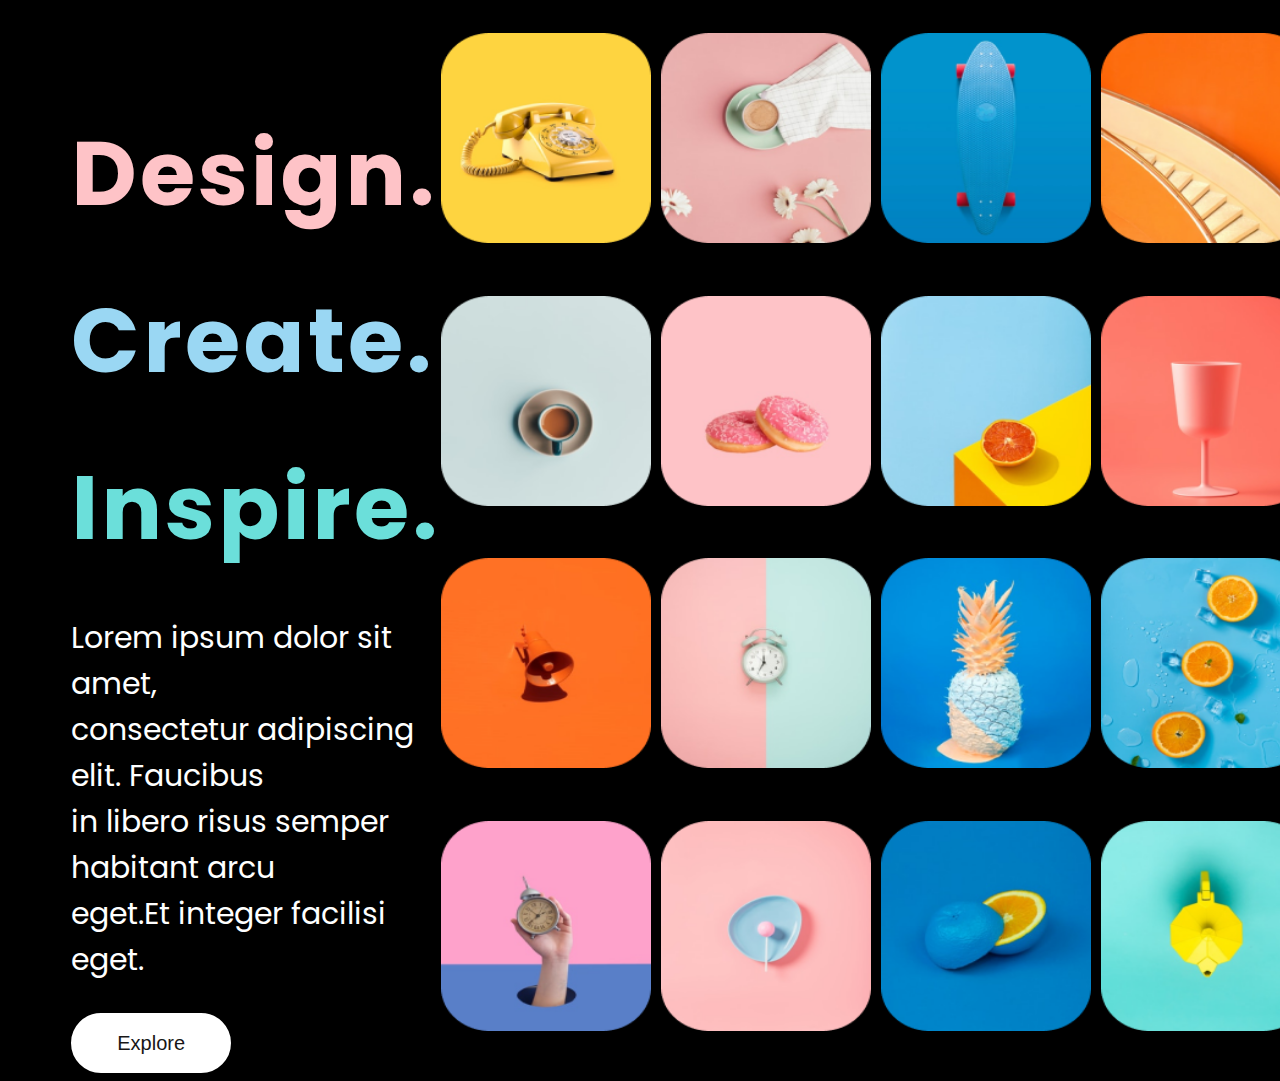
<file: pagina10/index.html>
<!DOCTYPE html>
<html lang="en">
<head>
    <meta charset="UTF-8">
    <meta name="viewport" content="width=device-width, initial-scale=1.0">
    <link rel="stylesheet" href="css/style.css">
    <title>PAGINA 10</title>
</head>
<body>
    <div class="container">
        <div class="secttion1">
            <h1 class="tittle1">Design. </h1>
            <h1 class="tittle2">Create.</h1>
            <h1 class="tittle3">Inspire.</h1>
            <p class="prin">Lorem ipsum dolor sit amet, <br> consectetur  adipiscing elit. Faucibus <br> in libero risus semper habitant arcu <br>  eget.Et integer facilisi eget.</p>
            <button class="button">Explore</button>
        </div>
        <div class="cuadros">
            <img src="img/uno.png" alt="">
            <img src="img/dos.png" alt="">
            <img src="img/tres.png" alt="">
            <img src="img/cuatro.png" alt="">
            <img src="img/cinco.png" alt="">
            <img src="img/seis.png" alt="">
            <img src="img/siete.png" alt="">
            <img src="img/ocho.png" alt="">
            <img src="img/nueve.png" alt="">
            <img src="img/diez.png" alt="">
            <img src="img/once.png" alt="">
            <img src="img/doce.png" alt="">
            <img src="img/trece.png" alt="">
            <img src="img/catorce.png" alt="">
            <img src="img/quince.png" alt="">
            <img src="img/diez6.png" alt="">

        </div>
    </div>
</body>
</html>
</file>
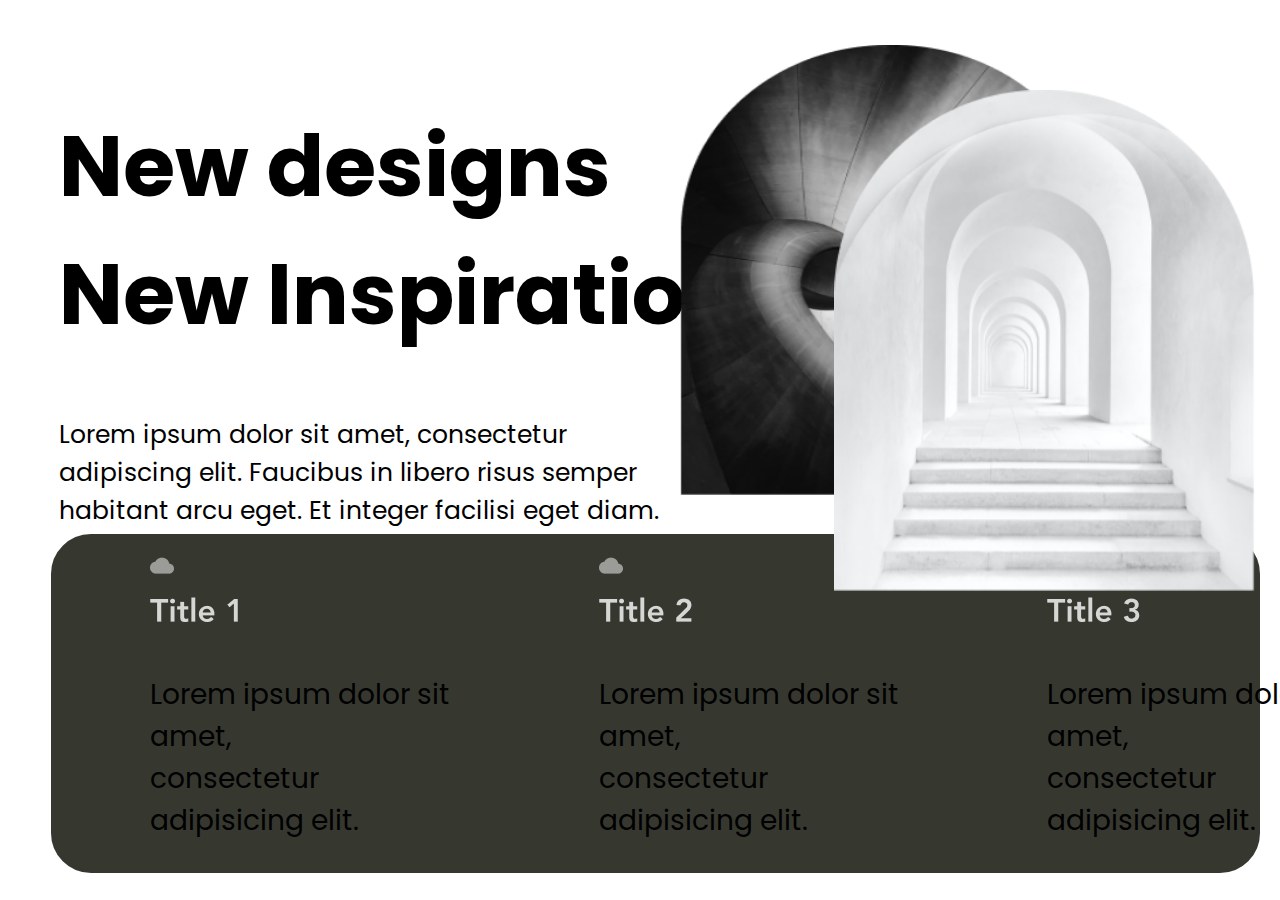
<file: pagina11/index.html>
<!DOCTYPE html>
<html lang="en">
<head>
    <meta charset="UTF-8">
    <meta name="viewport" content="width=device-width, initial-scale=1.0">
    <link rel="stylesheet" href="css/style.css">
    <title>PAGINA 11</title>
</head>
<body>
    <div class="container">
        <div class="escritos"> 
            <h1 class="tittle">New designs <br>New Inspirations</h1>
            <p class="t-prin">Lorem ipsum dolor sit amet, consectetur <br> adipiscing elit. Faucibus in libero risus semper <br>  habitant arcu eget. Et integer facilisi eget diam.</p>
            <button class="botton">Explore</button>
        </div>
        <div class="images">
            <img src="img/black.png" class="imgs1">
            <img src="img/white.png" class="imgs2">
        </div>
        <div class="cuadro">
            <div class="cu1">
                <img src="img/tit1.png" class="t-img">
                <p> Lorem ipsum dolor sit amet, <br> consectetur adipisicing elit.</p>
            </div>
            <div class="cu1">
                <img src="img/tit2.png" class="t-img">
                <p> Lorem ipsum dolor sit amet, <br> consectetur adipisicing elit.</p>
            </div>
            <div class="cu1">
                <img src="img/tit3.png" class="t-img">
                <p> Lorem ipsum dolor sit amet, <br> consectetur adipisicing elit.</p>
            </div>
        </div>
    </div>
</body>
</html>
</file>
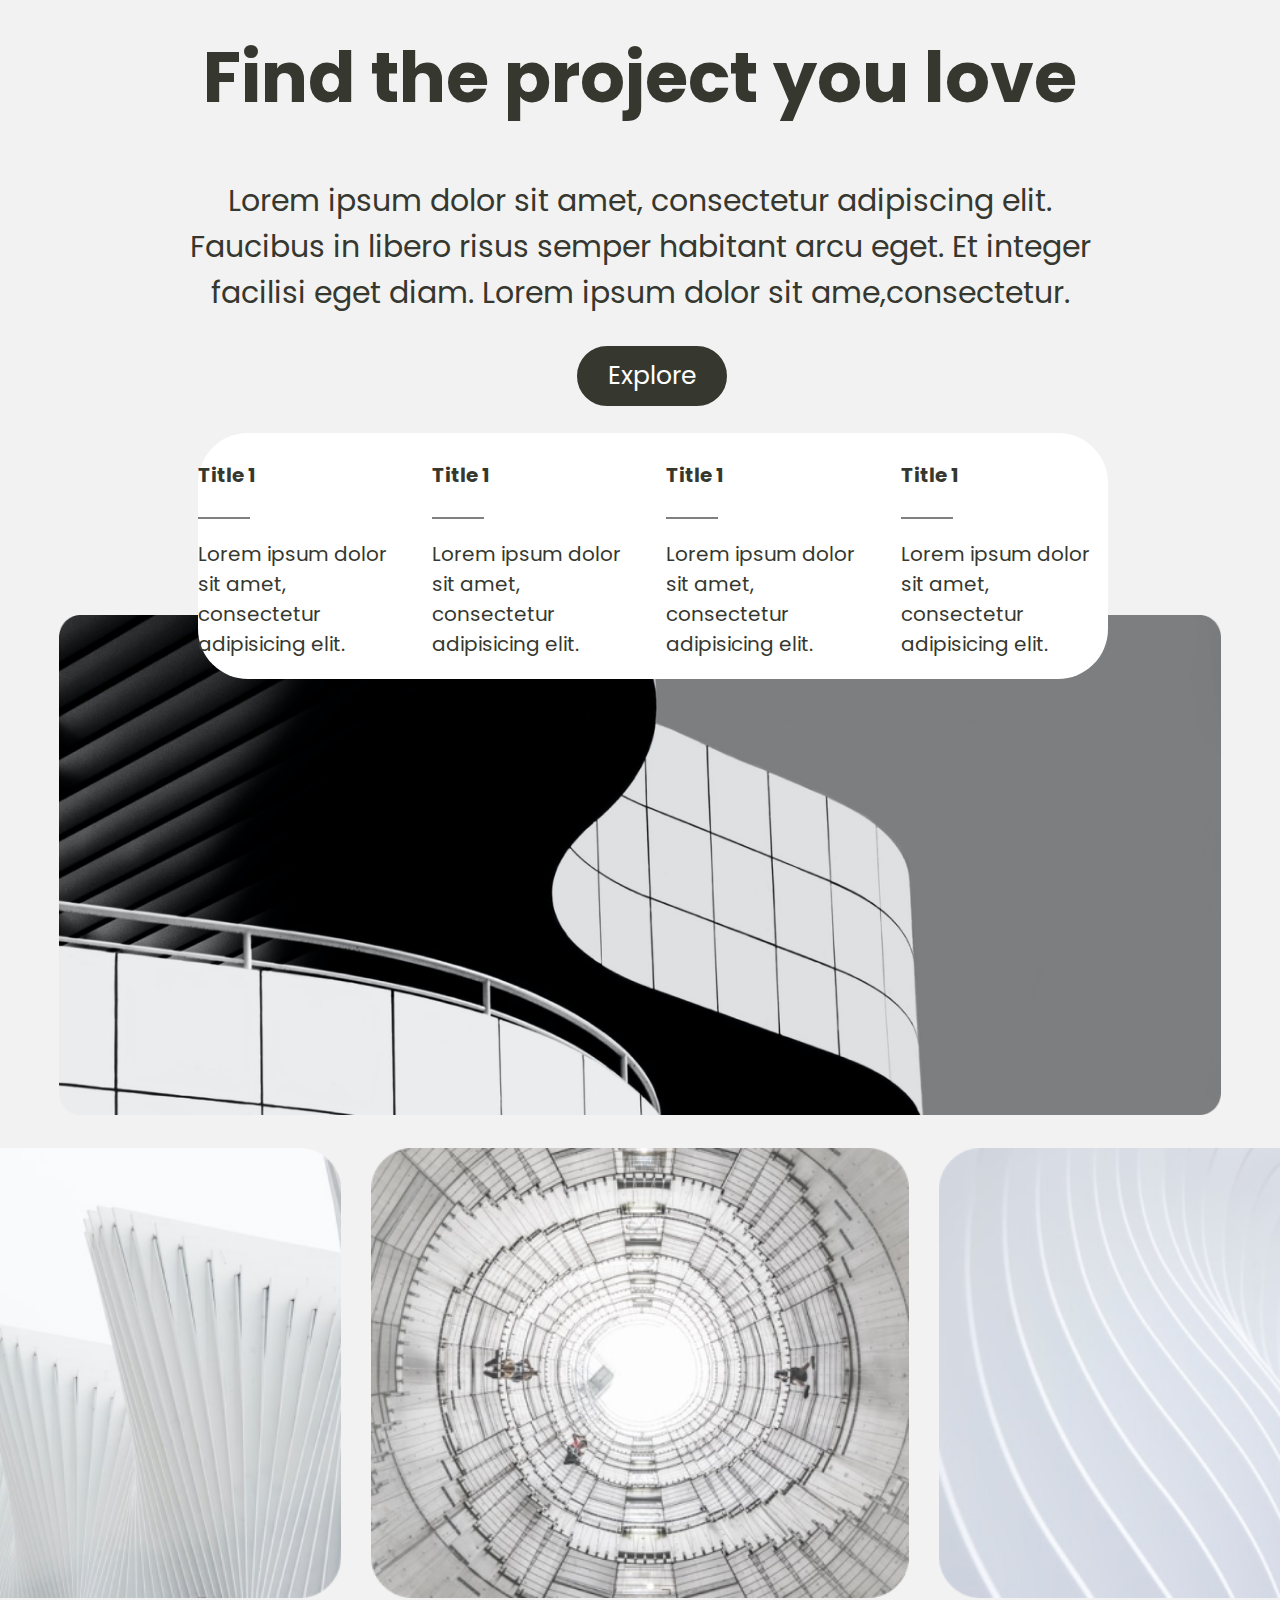
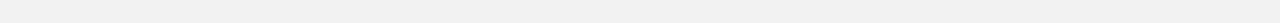
<file: pagina17/index.html>
<!DOCTYPE html>
<html lang="en">
<head>
    <meta charset="UTF-8">
    <meta name="viewport" content="width=device-width, initial-scale=1.0">
    <link rel="stylesheet" href="css/style.css">
    <title>PAGINA 17</title>
</head>
<body>
    <div class="container">
        <div class="escritos"> 
            <h1 class="tittle">Find the project you love</h1>
            <p class="textp">Lorem ipsum dolor sit amet, consectetur  adipiscing elit. <br> Faucibus in libero risus semper  habitant arcu eget. Et integer <br> facilisi eget diam. Lorem ipsum dolor sit ame,consectetur.</p>
            <button class="button">Explore</button>
        </div>
        <div class="cuadro">
            <div class="cu1">
                <h4>Title 1</h4>
                <hr>
                <p> Lorem ipsum dolor sit amet, <br> consectetur adipisicing elit.</p>
            </div>
            <div class="cu1">
                <h4>Title 1</h4>
                <hr>
                <p> Lorem ipsum dolor sit amet, <br> consectetur adipisicing elit.</p>
            </div>
            <div class="cu1">
                <h4>Title 1</h4>
                <hr>
                <p> Lorem ipsum dolor sit amet, <br> consectetur adipisicing elit.</p>
            </div>
            <div class="cu1">
                <h4>Title 1</h4>
                <hr>
                <p> Lorem ipsum dolor sit amet, <br> consectetur adipisicing elit.</p>
            </div>
        </div>
        <img src="img/centro.png" class="centro">
        <div class="images">
            <img src="img/uno.png" class="uno">
            <img src="img/dos.png" class="dos">
            <img src="img/tres.png" class="tres">
        </div>
</body>
</html>
</file>
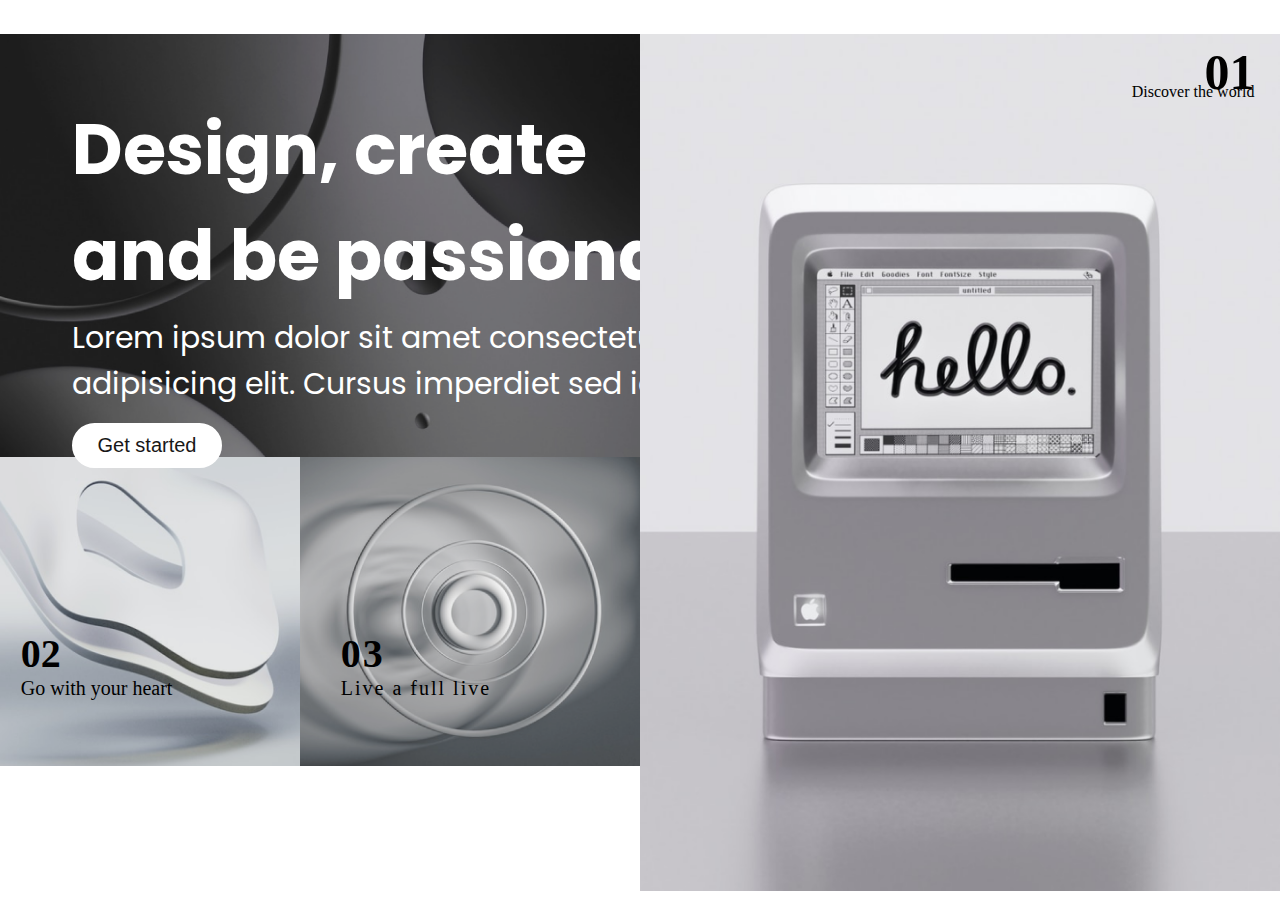
<file: pagina45/index.html>
<!DOCTYPE html>
<html lang="en">
<head>
    <meta charset="UTF-8">
    <meta name="viewport" content="width=device-width, initial-scale=1.0">
    <link rel="stylesheet" href="css/style.css">
    <title>PAGINA 45</title>
</head>
<body>
    <div class="container">
        <div class="mitader">
            <img src="img/central.png" class="centro">
            <h1 class="tittle">Design, create  <br> and be passionate</h1>
            <p class="text"> Lorem ipsum dolor sit amet consectetur <br> adipisicing elit. Cursus imperdiet sed idt.</p>
            <button class="botton">Get started</button>
            <div class="escritos1">
                <h1 class="e-uno">02</h1> 
                <p>Go with your heart</p>
            </div>
            <div class="escritos">
                <h1 class="e-dos">03</h1>
                <p>Live a full live</p>
            </div>
            <div class="imagenes">
                <img src="img/abajo2.png" class="img2">
                
                <img src="img/abajo3.png" class="img3">
                
            </div>
        </div>
        <div class="hello">
            <img src="img/hello.png" class="imgello">
            <h1>01</h1>
            <p>Discover the world</p>
           </div> 
    </div>
</body>
</html>
</file>
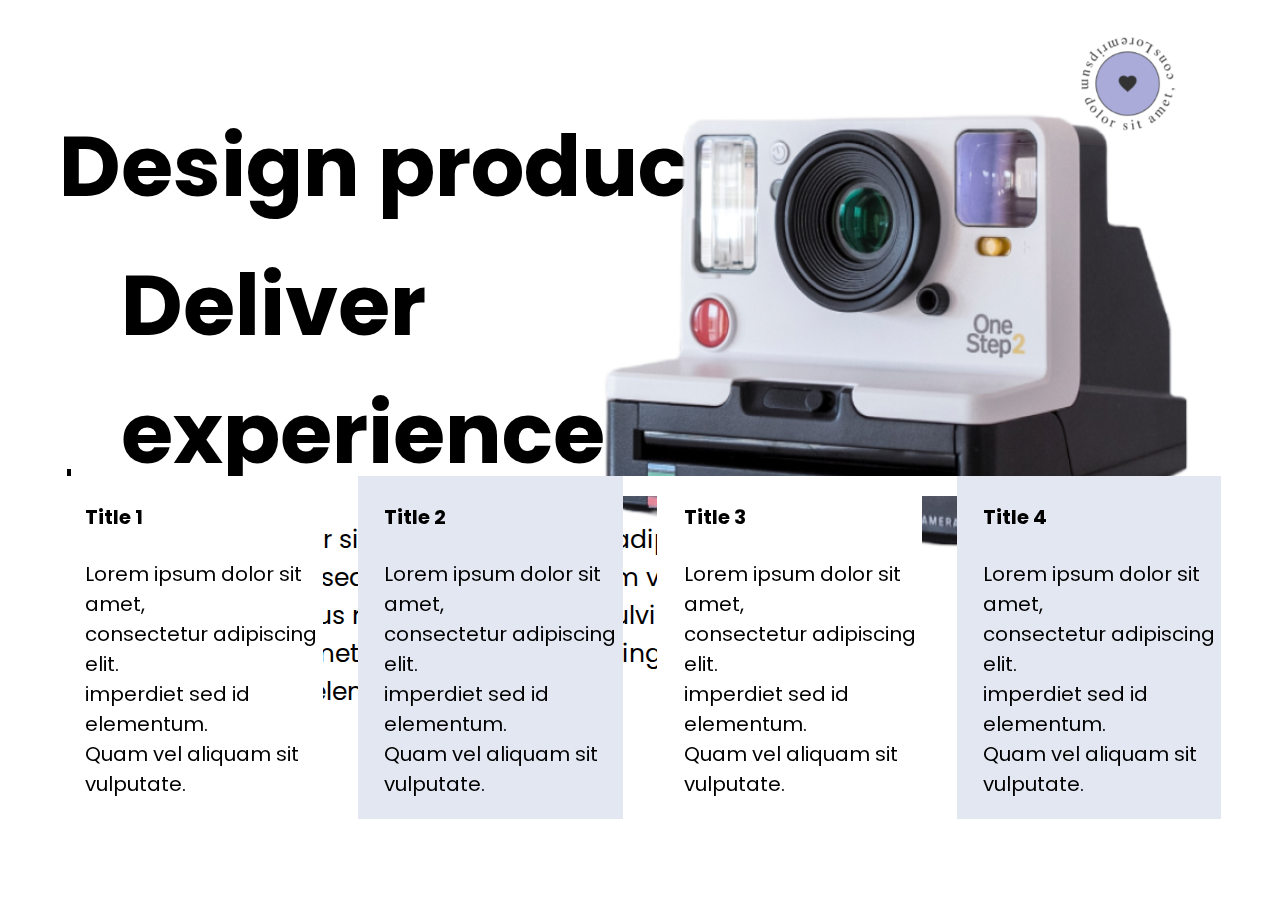
<file: pagina47/index.html>
<!DOCTYPE html>
<html lang="en">
<head>
    <meta charset="UTF-8">
    <meta name="viewport" content="width=device-width, initial-scale=1.0">
    <link rel="stylesheet" href="css/style.css">
    <title>PAGINA 47</title>
</head>
<body>
    <div class="container">
        <div class="escritos"> 
            <h1 class="tittle">Design products </h1>
            <h1 class="tittle2">Deliver experience</h1>
            <p class="t-prin">Lorem ipsum dolor sit amet, consectetur adipiscing elit. <br> Cursus imperdiet sed id elementum. Quam vel aliquam sit <br>  vulputate. Faucibus nec gravida ipsum pulvinar vel. Lorem <br>  ipsum dolor sit amet, consectetur adipiscing elit. Cursus <br>  imperdiet sed id elementum.</p>
            <button class="button">Get started</button>
            <hr>
        </div>
        <img src="img/camara.png" class="imgs1">
        <img src="img/circulo.png" class="circle">
        <div class="cuadro">
            <div class="cu1">
                <h4>Title 1</h4>
                <p> Lorem ipsum dolor sit amet, <br> consectetur adipiscing elit. <br>imperdiet sed id elementum. <br> Quam vel aliquam sit vulputate.</p>
            </div>
            <div class="cu2">
                <h4>Title 2</h4>
                <p> Lorem ipsum dolor sit amet, <br> consectetur adipiscing elit. <br>imperdiet sed id elementum. <br> Quam vel aliquam sit vulputate.</p>
            </div>
            <div class="cu1">
                <h4>Title 3</h4>
                <p> Lorem ipsum dolor sit amet, <br> consectetur adipiscing elit. <br>imperdiet sed id elementum. <br> Quam vel aliquam sit vulputate.</p>
            </div>
            <div class="cu2">
                <h4>Title 4</h4>
                <p> Lorem ipsum dolor sit amet, <br> consectetur adipiscing elit. <br>imperdiet sed id elementum. <br> Quam vel aliquam sit vulputate.</p>
            </div>
        </div>
    </div>
   
</body>
</html>
</file>
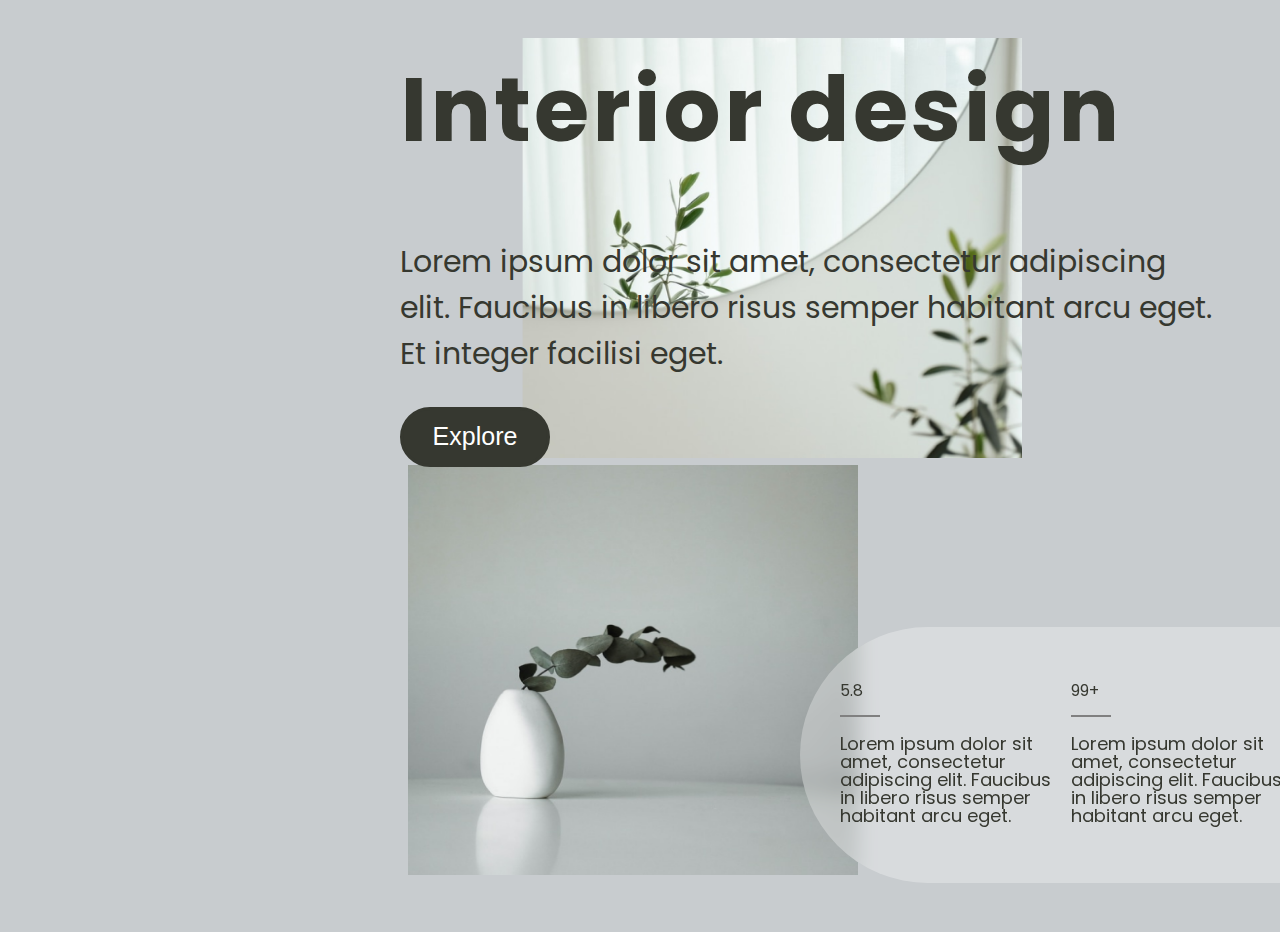
<file: pagina9/index.html>
<!DOCTYPE html>
<html lang="en">
<head>
    <meta charset="UTF-8">
    <meta name="viewport" content="width=device-width, initial-scale=1.0">
    <title>PAGINA 9</title>
    <link rel="stylesheet" href="css/style.css">
</head>
<body>
    <div class="container">

        <div class="head">

            <div class="cu1">
                <img src="img/derecha.png" class="pho">
            </div>

            <div class="title">
                <h1>Interior design</h1>
                <p>Lorem ipsum dolor sit amet, consectetur adipiscing <br> elit. Faucibus in libero risus semper habitant arcu eget. <br>Et integer facilisi eget.</p>
                <button class="button">Explore</button> 
            </div>
            
        </div>



        <div class="botS">

            <div class="cu2">
                <img src="img/izquierda.png" class="photo" id="florero">
            </div>

        
            <div class="cuadro">

                <div class="item">
                    <p class="num">5.8</p>
                    <hr>
                    <p class="pp">Lorem ipsum dolor sit<br> amet, consectetur<br> adipiscing elit. Faucibus <br>in libero risus semper <br>habitant arcu eget.</p>
                </div>

                <div class="item">
                    <p class="num">99+</p>
                    <hr>
                    <p class="pp">Lorem ipsum dolor sit<br> amet, consectetur<br> adipiscing elit. Faucibus <br>in libero risus semper <br>habitant arcu eget.</p>
                </div>

                <div class="item">
                    <p class="num">110k</p>
                    <hr>
                    <p class="pp">Lorem ipsum dolor sit<br> amet, consectetur<br> adipiscing elit. Faucibus <br>in libero risus semper <br>habitant arcu eget.</p>
                </div>

            </div>

        </div>

    </div>
</body>
</html>
</file>
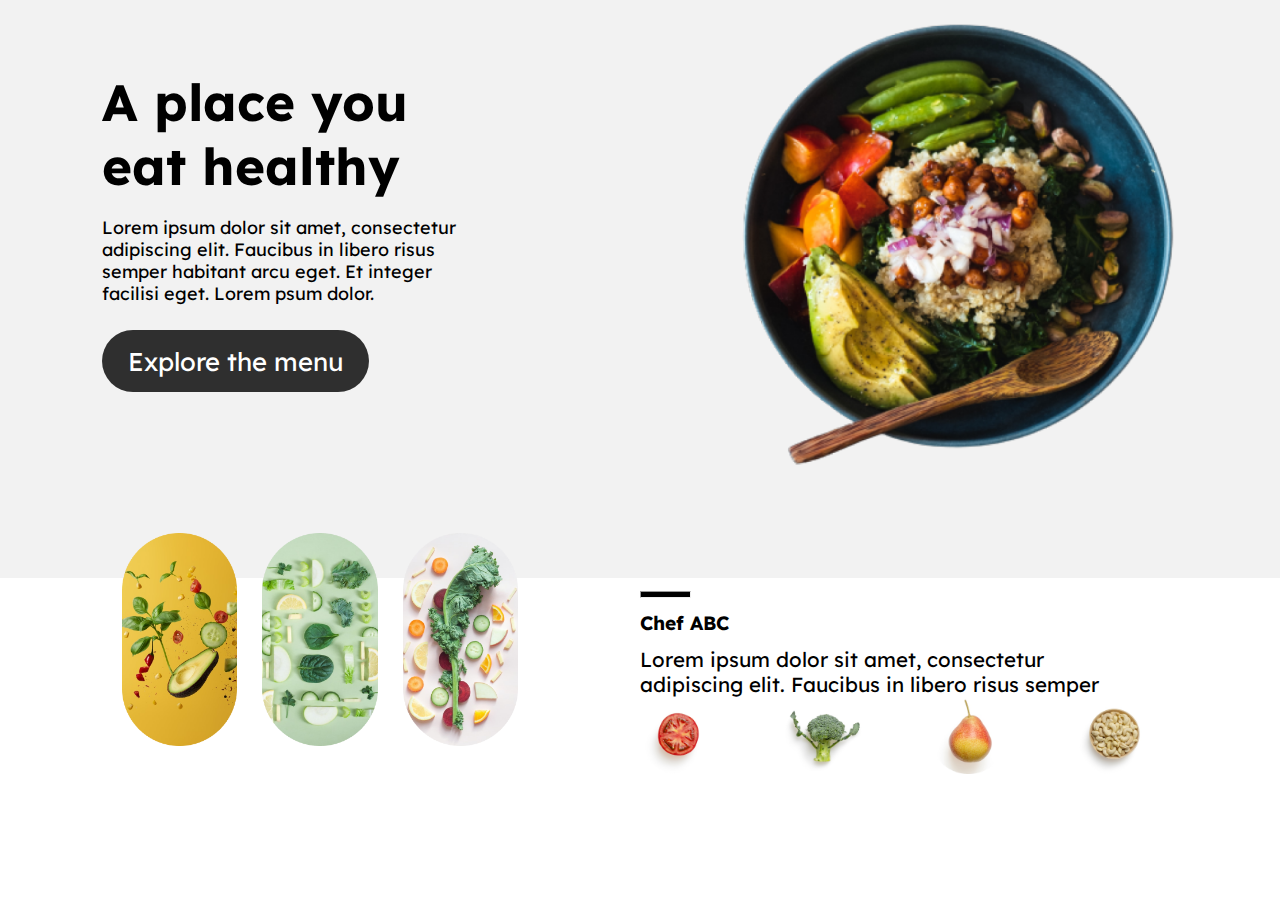
<file: pagina-19/page_19.html>
<!DOCTYPE html>
<html lang="en">

    <head>
        <meta charset="UTF-8">
        <meta name="viewport" content="width=device-width, initial-scale=1.0">
        <link rel="stylesheet" href="css/style_page_19.css">
        <title>PAGINA 19</title>
    </head>

    <body>

        <div class="layout">

            <section class="main-text-container">
                <h1 class="title">A place you<br>eat healthy</h1>
                <p class="main-text">Lorem ipsum dolor sit amet, consectetur<br> adipiscing elit. Faucibus in libero risus<br>semper habitant arcu eget. Et integer<br>facilisi eget. Lorem psum dolor.</p>
                <button type="button">Explore the menu</button>
            </section>

            <section class="big-image-container">
                <img src="img/big-right-food.webp" alt="" class="big-image">
            </section>

            <section class="row-images-container">

                <article class="image-container">
                    <img src="img/first-image.webp" alt="" class="card-image1">
                </article>

                <article class="image-container">
                    <img src="img/middle-image.webp" alt="" class="card-image2">
                </article>

                <article class="image-container">
                    <img src="img/right-image.webp" alt="" class="card-image3">
                </article>
            </section>

            <section class="card-container">
                <hr>
                <h1 class="title">Chef ABC</h1>
                <p class="card-text">Lorem ipsum dolor sit amet, consectetur<br>adipiscing elit. Faucibus in libero risus semper</p>
                <div class="icons-container">
                    <img src="img/tomato-icon.webp" alt="" class="icon icon1">
                    <img src="img/broco-icon.webp" alt="" class="icon icon2">
                    <img src="img/pear-icon.webp" alt="" class="icon icon3">
                    <img src="img/last-icon.webp" alt="" class="icon icon4">

                </div>
            </section>

        </div>
        
    </body>
</html>
</file>
<file: pagina45/css/style.css>
@import url('https://fonts.googleapis.com/css2?family=Poppins:ital,wght@0,100;0,200;0,300;0,400;0,500;0,600;0,700;0,800;0,900;1,100;1,200;1,300;1,400;1,500;1,600;1,700;1,800;1,900&display=swap');
.container{
    display: flex;
    grid-template-columns: repeat(2,1fr);
    grid-template-columns: 50% 50%;
}
.hello h1{
    top: 5%;
    display: flex;
    position: absolute;
    font-size: 50px;
}
.hello p{
    top: 5%;
    display: flex;
    position: absolute;
}
.imgello{
    align-content: right;
    position: absolute;
    margin-top: 2%;
    right: 0;
    width: 50%;
    height: 95.3vh;
}
.hello h1{
    top: 1%;
    display: flex;
    right: 2%;
}
.hello p{
    color: rgb(0, 0, 0);
    font-size: 28;
    margin-top: 3%;
    right: 2%;
    display: flex;
}
.centro{
    align-content: left;
    position: absolute;
    margin-top: 2%;
    left: 0;
    width: 50%;
    height: 69%;
}
.tittle {
    font-family: "Poppins", sans-serif;
    position: absolute;
    top: 50px; 
    margin-left: 5%; 
    color: white;
    font-size: 70px;
}

.text {
    font-family: "Poppins", sans-serif;
    color: white;
    font-size: 30px;
    position: absolute;
    top: 35%; 
    margin-left: 5%; 
}
.imagenes{
    margin-top: 34.6%;
    position: absolute;
    display:flex ;
    align-items: flex-end;
    justify-content: flex-end;
    width: 50%;
    height: 309px;
    
}
.imagenes img{
    width: 100%;
    height: 100%;
    margin-left: -1%;
    margin-bottom: -1%;
}
.botton{
    z-index: 2;
    position: absolute;
    width: 150px;
    height: 45px;
    border-radius: 50px;
    border: solid white;
    color: rgb(24, 23, 23);
    background-color: white;
    font-size: 20px;
    margin-left: 5%;
    top: 47%;
    
}
.escritos1{
    margin-left: 1%;
    z-index: 2;
    width: 23%;
    top: 67%;
    display: grid;
    position: absolute;
    font-size: 20px; 
}
.escritos{
    letter-spacing: 2px;
    margin-left: 26%;
    z-index: 2;
    width: 23%;
    top: 67%;
    display: grid;
    position: absolute;
    font-size: 20px; 
}
h1 {
    margin-bottom: 0%;
}
p{
    margin-top: 0%;
}
@media(max-width:700px){
    .container{
        display: flex;
        flex-direction: column;
    }
    .centro  {
        left: -3%;
        right: -10%;
        position: absolute;
        flex-direction: column;
        text-align: center;
        display: flex;
        justify-content: flex-end;
        width: 110%;
    }
    .tittle{
        height: 20%;
        position: relative;
        display: flex;
        font-size: 36px;
        text-align: cenleftter;
        flex-direction: column;
        width: 100%;
    }
    .text{
        position: relative;
        top: 20px;
        margin-top:40px;
        display: flex;
        font-size: 20px;
        text-align: left;
        flex-direction: column;
        
    }
    .botton{
        position: relative;
        display: flex;
        flex-direction: column;
        text-align: center;
        align-content: center;
        margin-top: 10%;
        font-size: 25px;
        top: 50%;
        left: 2%;
    }
    .imagenes {
        left: -3%;
        right: -10%;
        position: relative;
        flex-direction: column;
        display: flex;
        margin-top: 0%;
        top: -170px;
        width: 110%;
        height: 50%;
    }
    
    .escritos1{
        display: flex;
        flex-direction: column; 
        position: relative;
        margin-top: 2%;
        top: 70px;
        width: 80%;
        height: 50%;
     }
     .escritos{
        display: flex;
        flex-direction: column; 
        position: relative;
        margin-top: 4%;
        top: 290px;
        margin-left: 2%;
        width: 100%;
        height: 50%;
     }
    .hello h1{
        top: 5%;
        display: flex;
        position: absolute;
        font-size: 50px;
    }
    .imgello{
        margin-top: -35%;
        top: -38px;
        position: relative;
        flex-direction: column;
        justify-content: center;
        height: 70%;
        width: 110%;
        margin-left: -2%;
    }
    .hello h1{
        position: absolute;
        color: rgb(0, 0, 0);
        font-size: 28;
        top: 158%;
        right: 2%;
        display: flex;

    }
    .hello p{
        position: absolute;
        color: rgb(0, 0, 0);
        font-size: 28;
        top: 169%;
        right: 2%;
        display: flex;

    }
    
}
</file>
<file: pagina-19/css/style_page_19.css>
@import url('https://fonts.googleapis.com/css2?family=Abril+Fatface&family=Imbue:opsz,wght@10..100,100..900&family=Lexend:wght@100..900&family=Lilita+One&family=Space+Grotesk:wght@300..700&display=swap');

* {
  margin: 0;
  padding: 0;
  box-sizing: border-box;
  font-family: 'Lexend', sans-serif;
}

body {
    background-color: #f2f2f2;
}

.layout {
    display: grid; 
    grid-template-columns: 1fr 1fr;
    grid-template-areas: 
        "text food-image"
        "row card";
    height: 100vh;
}

.main-text-container {
    grid-area: text;
    display: flex;
    flex-direction: column;
    margin-left: 8vw;
    margin-top: 3vw;
    

    .title {
        margin-top: 2rem;
        font-size: 4vw;
    }

    .main-text {
        margin-top: 1em;
        font-size: 1.4vw;
    }

    button {
        font-size: 2vw;
        width: fit-content;
        margin-top: 1em;
        padding: 15px 2vw;
        border: none;
        background-color: #2f2f2f;
        color: #fff;
        border-radius: 40px;
    }
}

.big-image-container {
    grid-area: food-image;
    margin-top: 1vw;
    display: flex;
    flex-direction: column;
    align-items: center;
    
    img {
        width: 37vw;
    }
}

.row-images-container {
    grid-area: row;
    display: flex; 
    flex-direction: row;
    gap: 4%;
    align-items: flex-start;
    justify-content: center;
    background-color: #fff;

    img {
        position: relative;
        bottom: 3.5vw;
        width: 9vw;
    }
}

.card-container {
    grid-area: card;
    background-color: #fff;
    
    
    hr {
        margin-top: 1vw;
        width: 8%;
        background-color: #000;
        color: #000;
        height: 7px;
    }

    .title {
        font-size: 1.5vw;
        margin-top: 1vw;
    }

    .card-text {
        font-size: 1.6vw;
        margin-top: 1vw;
    }

    .icons-container {
        display: flex;
        justify-content: space-between;
        width: 80%;

        img {
            width: 6vw;
        }
    }
}

@media screen and (max-width: 768px) {

    .layout {
        display: flex;
        flex-direction: column;
    }

    .main-text-container {
        text-align: center;
        margin: 0 1rem;
        align-items: center;
        .title {
            font-size: 10vw;
        }

        .main-text {
            font-size: 1.2em;
        }
        button {
            margin-top: 2em;
        }
    }
    
    .big-image-container {
        margin-top: 5vw;

        img {
            width: 50vw;
        }
    }

    .row-images-container {
        margin-top: 5rem;
        display: flex;
        justify-content: space-evenly;
        img {
            width: 20vw;
            bottom: 10vw;
        }
    }

    .card-container {
        display: flex;
        justify-content: flex-start;
        align-items: center;
        flex-direction: column;
        margin-top: 0;

        hr {
            width: 4%;
            height: 3px;
        }

        .title {
            font-size: 5vw;
        }

        .card-text {
            font-size: 4vw;
            text-align: center;
        }

        .icons-container {
            margin-bottom: 2rem;
            img {
                width: 10vw;
                cursor: pointer;
            }
        }
    }  
}
</file>
<file: pagina10/css/style.css>
@import url('https://fonts.googleapis.com/css2?family=Edu+NSW+ACT+Foundation:wght@400..700&family=Poppins:ital,wght@0,100;0,200;0,300;0,400;0,500;0,600;0,700;0,800;0,900;1,100;1,200;1,300;1,400;1,500;1,600;1,700;1,800;1,900&family=Work+Sans:ital,wght@0,100..900;1,100..900&display=swap');
body{
    background-color: rgb(0, 0, 0);
}
.container{
    display: flex;
    grid-template-columns: 40% 60%;
}
.secttion1{
    width: 40%;
    display: flex;
    font-family: "Poppins", sans-serif;
    z-index: 2; 
    font-size: 20px;
    flex-direction: column;
    margin-top:3%;
    margin-left: 5%;
}
.prin{
    color: white;
    font-size: 30px;
    font-family: "Poppins", sans-serif;
    margin-top: 47px;
    bottom: 40px; 
    display: flex;
    flex-direction: column;
}
.tittle1{
    margin-bottom: -8%; 
    letter-spacing: 3px;
    color: #FEC3C7;
    font-size: 90px;
    font-family: "Poppins", sans-serif;
    display: flex;
    flex-direction: column;
    width: 70%;
}
.tittle2{
    margin-bottom: -8%; 
    letter-spacing: 3px;
    color: #9AD7F3;
    font-size: 90px;
    font-family: "Poppins", sans-serif;
    display: flex;
    flex-direction: column;
    width: 70%;
}
.tittle3{
    margin-bottom: -2%; 
    letter-spacing: 3px;
    color: #6BDFDA;
    font-size: 90px;
    font-family: "Poppins", sans-serif;
    display: flex;
    flex-direction: column;
    width: 70%;
}

.button{
    width: 160px;
    height: 60px;
    border-radius: 50px;
    border: solid white;
    color: rgb(24, 23, 23);
    background-color: white;
    font-size: 20px;
    left: 54%;
    top: 47%;
    
}
.cuadros{
    display: grid;
    grid-template-columns: repeat(4,1fr);
    grid-template-rows: repeat(4, 1fr);
    margin-top: 2%;
    gap: 10px;
    
}
.cuadros img {
    width: 210px;
    height: 210px;
}
@media (max-width:700px){
    .container{
        display: flex;
        flex-direction: column;
        margin-top: 9px;
    }
    .prin {
        width: 220%;
        margin-right: -20%;
        flex-direction: column;
        margin-left: 8%;
        display: flex;
        text-align: left;
        font-size: 20px;
    }

    .cuadros {
        display: grid;
        grid-template-columns: repeat(2, 1fr);
        flex-direction: column;
        justify-content: center;
        height: 100%;
        margin-left: 2%;
    }
    .cuadros img{
        height: 100%;
        width: 170px;
    }
    .tittle{
        margin-left:0%;
        font-size: 28px;
        text-align: center;
        flex-direction: column;
        width: 100%;
    }
}
</file>
<file: pagina11/css/style.css>
@import url('https://fonts.googleapis.com/css2?family=Edu+NSW+ACT+Foundation:wght@400..700&family=Poppins:ital,wght@0,100;0,200;0,300;0,400;0,500;0,600;0,700;0,800;0,900;1,100;1,200;1,300;1,400;1,500;1,600;1,700;1,800;1,900&family=Work+Sans:ital,wght@0,100..900;1,100..900&display=swap');
.container{
    grid-template-columns: repeat(2, 1fr);
    grid-template-columns: 50% 50%;
    display: flex;
    font-family: "Poppins", sans-serif;
}
.imgs1{
    right: 14%;
    top: 5%;
    position: fixed;
    z-index: 1;
    width: 420px;
    height: 450px;
}
.imgs2{
    right: 2%;
    top: 10%;
    position: fixed;
    z-index: 2;
    width: 420px;
    height: 450;
}
.cuadro{
    align-content: center;
    font-size: 28px;
    font-family: "Poppins", sans-serif;
    background-color: #363830;
    width: 94%;
    display: flex;
    left: 4%;
    bottom:3%;
    position: absolute;
    border-radius: 40px;
    border: solid #363830;
    gap: 3%;
}
.cu1{
    margin-left: 8%;

}
.t-img{
    margin-top: 5%;
}
.escritos{
    position: absolute;
    margin-left:4%;
    margin-top:3%;
}
.tittle {
    font-size: 85px;
    font-family: "Poppins", sans-serif;
}
.t-prin{
    width: 100%;
    font-size: 25px;
    font-family: "Poppins", sans-serif;
    
}
.botton{
    width: 150px;
    height: 40px;
    border-radius: 30px;
    border: solid #363830;
    color: white;
    background-color: #363830;
    font-size: 25px;
}


@media(max-width:700px){
    .container{
        flex-direction: column;
        display: flex;
    }
    .escritos{
        flex-direction: column;
        display: flex;
    }
    .tittle{
        display: flex;
        flex-direction: column;
        left: 10px;
        font-size: 55px;
        text-align: left;
        top:35px;
        width: 100%;
    }
    .t-prin{
        display: flex;
        flex-direction: column;
        left: 10px;
        font-size: 20px;
        text-align: left;
        top:65%;
        width: 100%;
    }
    .button{
        width: 110px;
        font-size: 22px;
        height: 32px;
    }
    .imgs1{
        position: absolute;
        display: flex;
        width: 60%; 
        height: 280px; 
        margin-top: 150%;
        left: 8%;
        align-content: left;
    }
    .imgs2{
        position: absolute;
        display: flex;
        width: 55%; 
        margin-top: 170%;
        margin-right: 2%; 
        align-content: right; 
    }
    .cuadro{ 
         
        position: relative; 
        display: flex; 
        flex-direction: column; 
        width: 95%; 
        border-radius: 20px; 
        left:2%; 
        font-size: 22px;
        margin-bottom: 2%;
        margin-top: 270%; 
        text-align:left }
}
</file>
<file: pagina17/css/style.css>
@import url('https://fonts.googleapis.com/css2?family=Edu+NSW+ACT+Foundation:wght@400..700&family=Poppins:ital,wght@0,100;0,200;0,300;0,400;0,500;0,600;0,700;0,800;0,900;1,100;1,200;1,300;1,400;1,500;1,600;1,700;1,800;1,900&family=Work+Sans:ital,wght@0,100..900;1,100..900&display=swap');
body{
    background-color: #F2F2F2;
    font-family: "Poppins", sans-serif;
    color: #363830;
}
.tittle{
    color: #363830;
    font-size: 70px;
    text-align: center;
    width: 100%;
    margin-top: 2%;
}
.textp{
    font-size: 30px;
    text-align: center;
    width: 100%;
}
.button{
    position: relative;
    width: 150px;
    height: 60px;
    font-family: "Poppins", sans-serif;
    margin-left: 45%;
    border-radius: 50px;
    border: solid #363830;
    color: white;
    background-color: #363830;
    font-size: 25px;
    margin-bottom: 2%;
}
hr{
    width: 50px;
    margin: 0%;
    border-color: black;
    border:solid 1.9px
}

.cuadro {
    align-items: center;
    align-content: center;
    font-size: 20px;
    font-family: "Poppins", sans-serif;
    background-color: #ffffff;
    width: 72%;
    display: grid; 
    grid-template-columns: repeat(4, auto); 
    justify-content: center; 
    margin-left: 15%;
    margin-right: 10%;
    margin-top: 2px;
    position: relative;
    z-index: 2;
    border-radius: 50px;
    gap: 3%;
}
.centro{
    position: relative;
    margin-top: -5%;
    z-index: 1;
    margin-left: 4%;
    margin-right: 4%;
    width: 92%;
    height: 500px;
}
.images{
    display: flex;
    position: relative;
    margin-left: 5%;
    margin-right: 10%;
    margin-top: 2%;
    margin-bottom: 2%;
    width: 90%;
    height: 450px;
    grid-gap: 30px;
    justify-content: center;
}
@media(max-width:700px){
    .container{
        flex-direction: column;
        display: flex;
    }.tittle{
        display: flex;
        flex-direction: column;
        left: 10px;
        font-size: 45px;
        text-align: center;
        top:30px;
        width: 100%;
    }
    .textp{
        display: flex;
        flex-direction: column;
        left: 10px;
        font-size: 20px;
        text-align: center;
        top:65%;
        width: 100%;
    }
    .button{
        left: -15%;
        text-align: center;
        width: 45%;
        font-size: 22px;
        height: 40px;
    }
    .cuadro{  
        position: relative; 
        display: flex;  
        width: 95%; 
        border-radius: 20px; 
        margin-left:2%; 
        font-size: 9px;
        margin-bottom: 2%;
        margin-top: 12%; 
        text-align:left; 
        gap: 22px;
    }
    hr{
        width: 20px;
        margin-left: 3%;
        border-color: black;
        border:solid 1.9px
    }
    .centro{
        position: absolute;
        margin-top: 130%;
        z-index: 1;
        margin-left: 6%;
        margin-right: 4%;
        width: 82%;
        height: 300px;
    }
    .images{
        display: grid;
        margin-left: 10%;
        margin-right: 10%;
        margin-top: 70%;
        margin-bottom: 2%;
        width: 80%;
        justify-content: center;
    }
    .images img{
        height: auto;
        max-width: 100%;
    }
    }
</file>
<file: pagina47/css/style.css>
@import url('https://fonts.googleapis.com/css2?family=Edu+NSW+ACT+Foundation:wght@400..700&family=Poppins:ital,wght@0,100;0,200;0,300;0,400;0,500;0,600;0,700;0,800;0,900;1,100;1,200;1,300;1,400;1,500;1,600;1,700;1,800;1,900&family=Work+Sans:ital,wght@0,100..900;1,100..900&display=swap');
.container{
    grid-template-columns: repeat(2, 1fr);
    grid-template-columns: 50% 50%;
    display: flex;
    font-family: "Poppins", sans-serif;
}
.escritos{
    width: 60%;
    position: absolute;
    margin-left:4%;
    margin-top:3%;
}
.tittle {

    font-size: 85px;
    font-family: "Poppins", sans-serif;
}
.tittle2 {
    margin-bottom: 6%;
    margin-top: -6%;
    font-size: 85px;
    font-family: "Poppins", sans-serif;
    margin-left: 8%;
}
.t-prin{
    margin-top: -3%;
    margin-left: 5%;
    width: 100%;
    font-size: 25px;
    font-family: "Poppins", sans-serif;
    
}
.button{
    width: 150px;
    height: 40px;
    font-family: "Poppins", sans-serif;
    border-radius: 30px;
    border: solid #363830;
    color: white;
    background-color: #363830;
    font-size: 25px;
    margin-left: 4%;
    margin-top: -5%;
}
hr{
    position: absolute;
    border: none;
    border-left: 4px solid black; 
    height: 240px; 
    margin-left:1% ;
    width: 0%;
    top: 57%;
}
.imgs1{
    right: 6%;
    margin-top: 6%;
    position: fixed;
    z-index: 1;
    width: 650px;
    height: 500px;
}
.circle{
    right:8%;
    margin-top: 2%;
    position: absolute;
    z-index: 1;
    width: 100px;
    height: 100px;
}
.cuadro {
    font-size: 20px;
    font-family: "Poppins", sans-serif;
    background-color: #ffffff;
    width: 100%;
    height: 20px;
    display: grid; 
    grid-template-columns: repeat(4, auto); 
    margin-left: 4%;
    margin-right: 4%;
    margin-top: 37%;
    position: relative;
    z-index: 2;
    border-radius: 50px;
    gap: 3%;
}
.cu1  {
    background-color: #ffffff;
}
.cu2  {
    background-color: #E2E7F1;
}
.cu2 p ,h4{
    margin-left: 10%;
}
.cu1 p ,h4{
    margin-left: 10%;
}
@media(max-width:700px){
    .escritos{
        flex-direction: column;
        display: flex;
        width: 90%;
    }
    .tittle{
        
        display: flex;
        flex-direction: column;
        left: 2px;
        font-size: 40px;
        text-align: left;
        top:35px;
        justify-content: flex-end;
        width: 100%;
        bottom: 50px;
    }
    .tittle2{
        display: flex;
        flex-direction: column;
        justify-content: flex-end;
        margin-left: 0%;
        left: 10px;
        font-size: 38px;
        text-align: left;
        top:20px;
        width: 110%;
        
    }
    hr{
        display: flex;
        height: 280px;
        margin-top: -26%;
    }
    .t-prin{
        display: flex;
        flex-direction: column;
        left: 10px;
        font-size: 16px;
        text-align: left;
        margin-right: 20%;
        top:65%;
        width: 90%;
    }
    .button{
        width: 110px;
        font-size: 22px;
        height: 35px;
        margin-top: -1%;
    }
    .cuadro{ 
         
        position: absolute; 
        display: flex; 
        flex-direction: column; 
        width: 95%; 
        border-radius: 20px; 
        width: 90%; 
        font-size: 22px;
        margin-bottom: 2%;
        top: 50%;
        left: -1%; 
        text-align:left 
    }
    .imgs1{
        display: flex;
        position: absolute;
        flex-direction: column;
        width: 60%; 
        height: 300px; 
        top: 240%;
        left: 8%;
        align-content: left;
    }
    .circle{
        position: absolute;
        display: flex;
        flex-direction: column;
        width: 25%; 
        height: 100px; 
        right: 8%;
        top:240% ;
        align-content: right;
    }
    
}
</file>
<file: pagina9/css/style.css>
@import url('https://fonts.googleapis.com/css2?family=Edu+NSW+ACT+Foundation:wght@400..700&family=Poppins:ital,wght@0,100;0,200;0,300;0,400;0,500;0,600;0,700;0,800;0,900;1,100;1,200;1,300;1,400;1,500;1,600;1,700;1,800;1,900&family=Work+Sans:ital,wght@0,100..900;1,100..900&display=swap');
body{
    background-color: rgba(200, 204, 207, 1);
    background-position: center center;
    background-repeat: no-repeat;
    background-size: cover;
    font-family: "Poppins", sans-serif;
    color: #363830;
}
.photo{
    width: 450px;
    height: 410px;
    text-align: left;
    margin-left: 400px;
    margin-bottom: 4%;

}
.pho{ width: 500px;
    height: 420px;
    
}
.cu1 {
    margin-top: 3%;
    text-align: right;
    margin-right: 250px;
}
.cu2{
    margin-bottom: -1%;
}
.topS{
    font-size: 33px;
}
.title p{
    font-size: 30px;
}
.title h1{
    letter-spacing: 3px;
    font-size: 90px;
}
.title {
    
    position: absolute;
    top: -2%;
    left: 400px;
}
.button{
    width: 150px;
    height: 60px;
    border-radius: 30px;
    border: solid #363830;
    color: white;
    background-color: #363830;
    font-size: 25px;
}
.cuadro{
    position: absolute;
    display: flex;
    width: 700px;
    border-radius: 910px;
    backdrop-filter: blur(10px);
    background-color: rgba(255, 255, 255, 0.3);
    line-height: 1;
    -webkit-backdrop-filter: blur(10px);
    backdrop-filter: blur(10px);
    padding: 40px;
    gap:20px;
    bottom:30px;
    left:800px;
    margin-bottom: -1%;
}

.pp{
    font-size: 18px;
}
hr{
    width: 38px;
    margin-left: 0;
    border-color: black;
    border:solid 1.9px
}

@media(max-width:700px){
    .cuadro{
        backdrop-filter: blur(2px); 
        position: relative;
        display: flex;
        flex-direction: column;
        width: 300px;
        border-radius: 20px;
        padding: 4px;
        top:10px;
        left:40px;
        gap: 0px;
        text-align:center
        
    }
    .pp{
        
        font-size: 15px;
    }
    hr{
        margin-left: 44%;
    }
    .cu1{
        
        margin-left: 0;
    }
    .botS{
        display: flex;
        flex-direction: column;
        justify-content: center;
    }
    .title{
        left: 10px;
        top:0;
        text-align: right;
        width: 350px;
        top:35px;
    }
    .title h1{
        margin-top: -5%;
        font-size: 60px;
    }
    .title p{
        top: 2%;
        font-size: 18px;
    }
    .num{
        font-size: 25px;
    }
    h1{
        font-size: 40px;
        text-align: center;
    }
    .button{
        width: 110px;
        font-size: 22px;
        height: 32px;
    }
    .photo{
        
        display: flex;
        position: absolute;
        width: 400px; 
        height: 80%; 
        margin-left: 0; 
        margin-bottom: 1%; 
        text-align: center; 
    }
}
</file>
